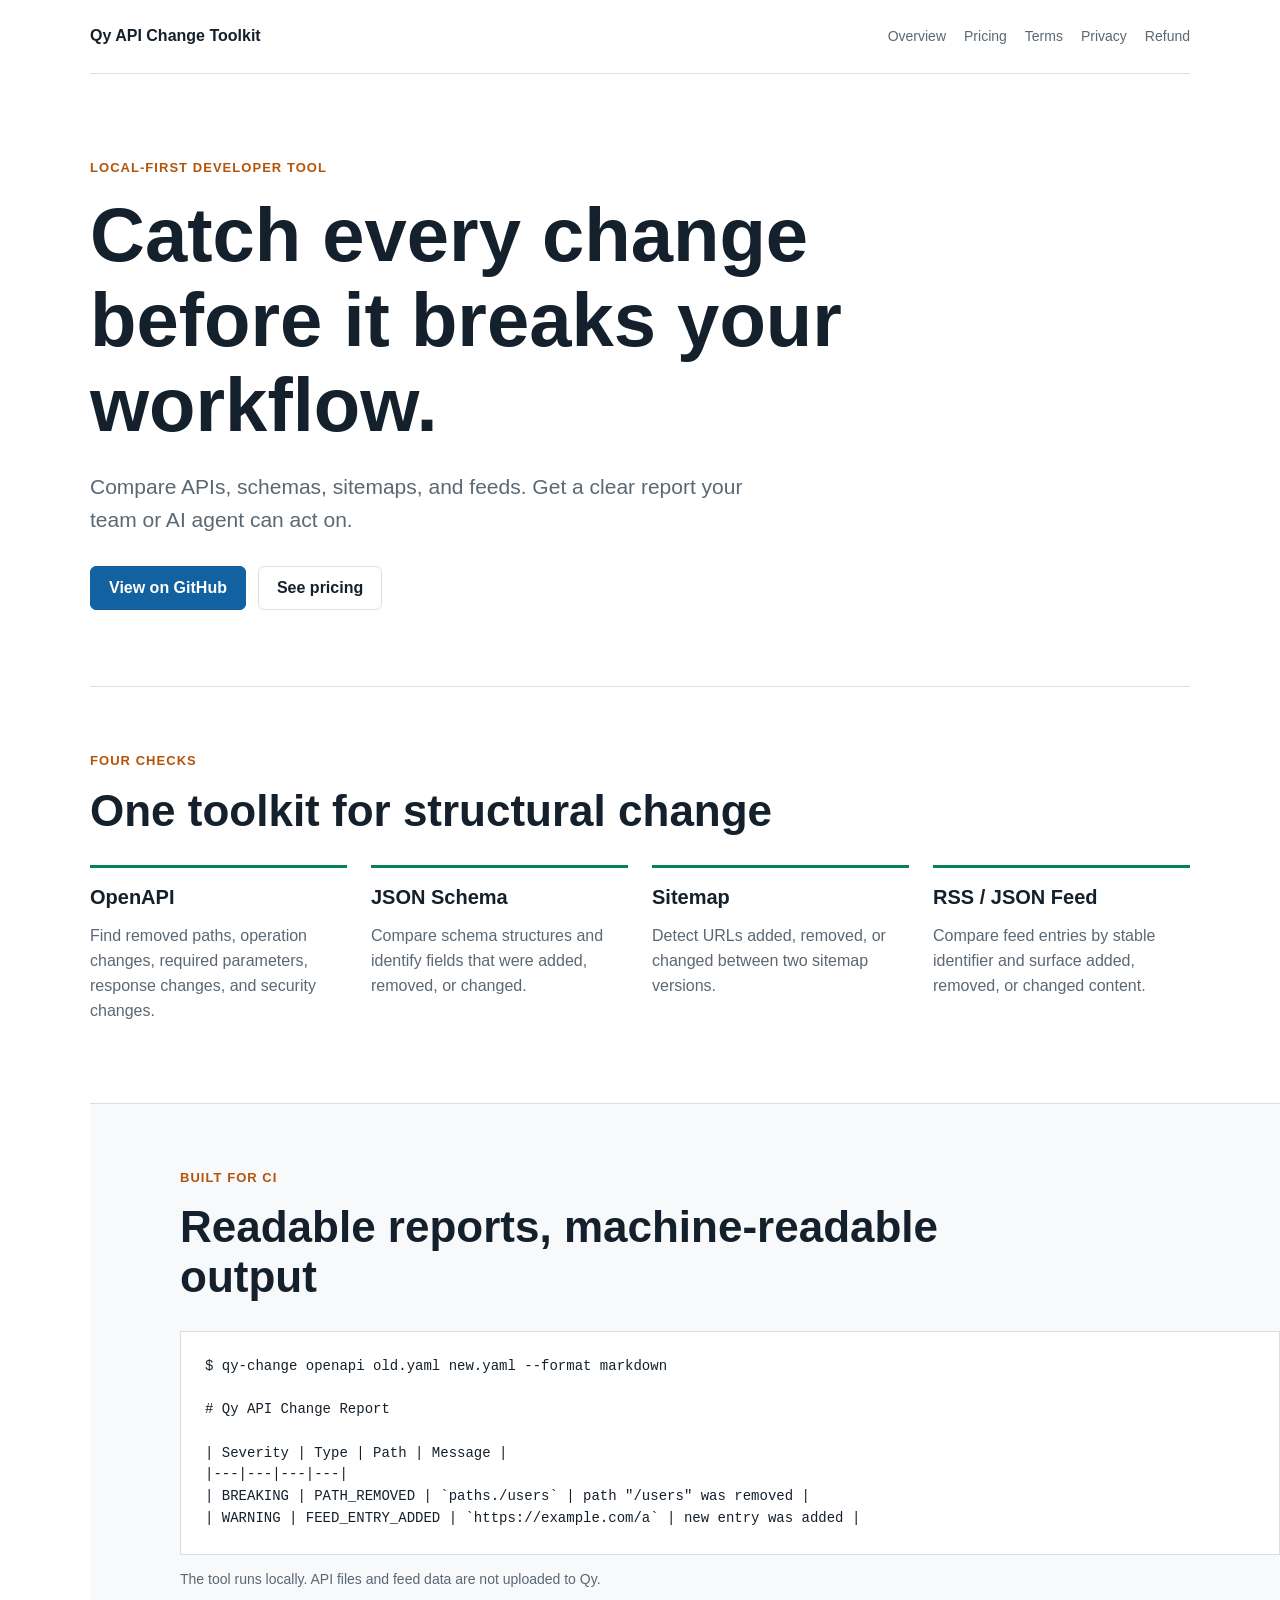
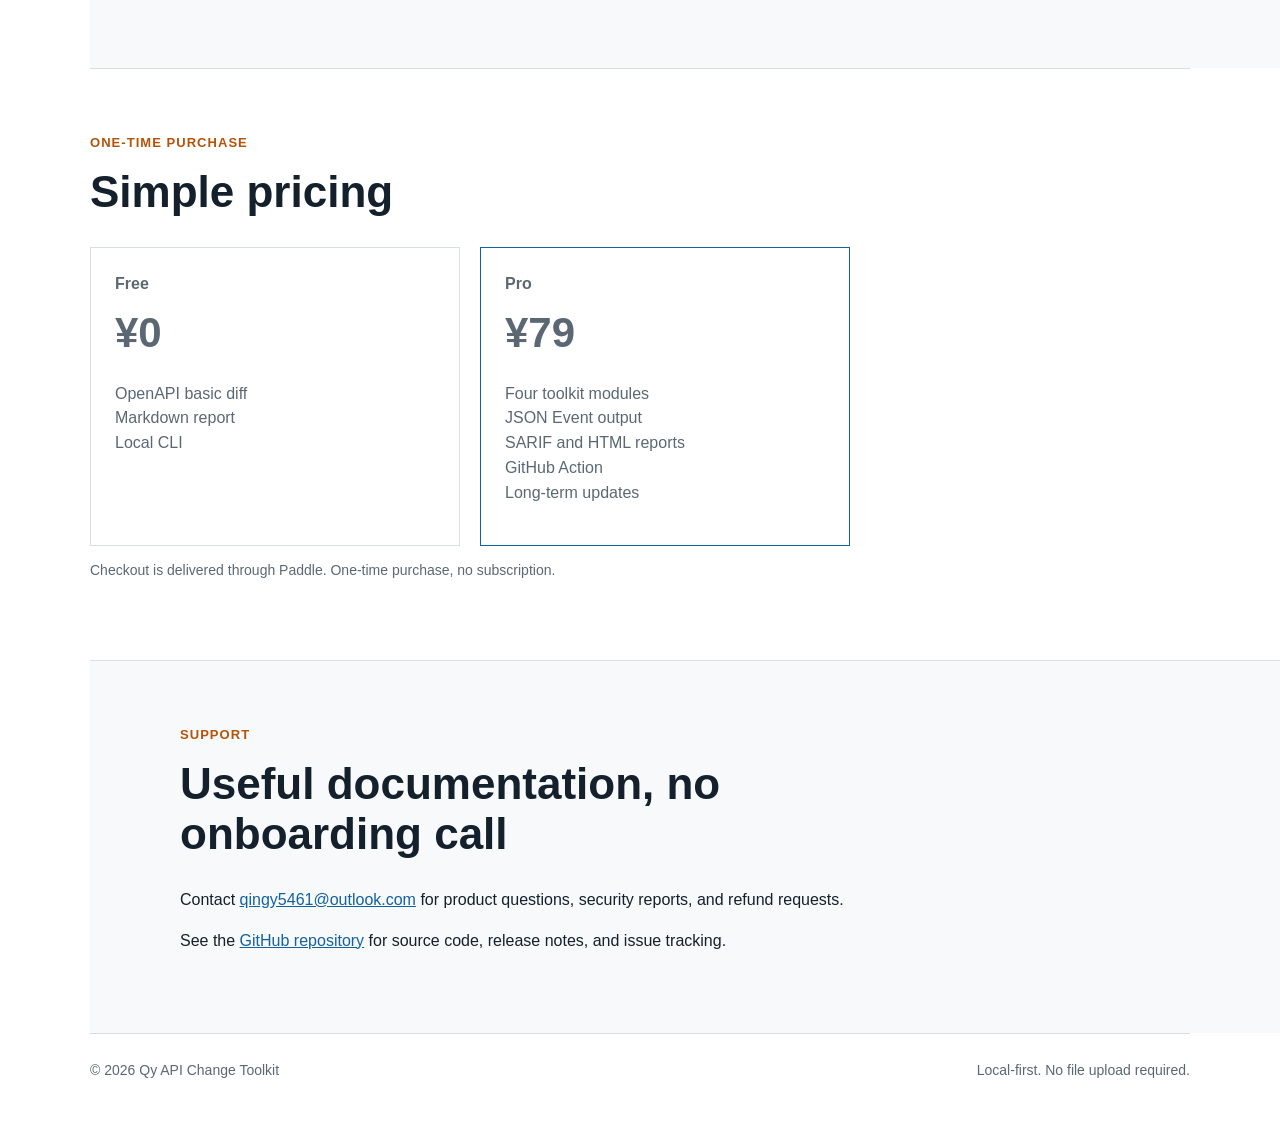
<file: docs/index.html>
<!doctype html>
<html lang="en">
<head>
  <meta charset="utf-8">
  <meta name="viewport" content="width=device-width, initial-scale=1">
  <title>Qy API Change Toolkit</title>
  <meta name="description" content="Detect changes before they break your workflow with OpenAPI, JSON Schema, sitemap, and feed checks.">
  <link rel="stylesheet" href="style.css">
</head>
<body>
  <header class="site-header">
    <a class="brand" href="index.html">Qy API Change Toolkit</a>
    <nav>
      <a href="index.html">Overview</a>
      <a href="index.html#pricing">Pricing</a>
      <a href="terms.html">Terms</a>
      <a href="privacy.html">Privacy</a>
      <a href="refund.html">Refund</a>
    </nav>
  </header>

  <main>
    <section class="intro">
      <p class="eyebrow">Local-first developer tool</p>
      <h1>Catch every change before it breaks your workflow.</h1>
      <p class="lead">Compare APIs, schemas, sitemaps, and feeds. Get a clear report your team or AI agent can act on.</p>
      <div class="actions">
        <a class="button primary" href="https://github.com/BShaT/qy-api-change-toolkit" target="_blank" rel="noreferrer">View on GitHub</a>
        <a class="button" href="index.html#pricing">See pricing</a>
      </div>
    </section>

    <section class="band">
      <div class="section-heading">
        <p class="eyebrow">Four checks</p>
        <h2>One toolkit for structural change</h2>
      </div>
      <div class="feature-grid">
        <article>
          <h3>OpenAPI</h3>
          <p>Find removed paths, operation changes, required parameters, response changes, and security changes.</p>
        </article>
        <article>
          <h3>JSON Schema</h3>
          <p>Compare schema structures and identify fields that were added, removed, or changed.</p>
        </article>
        <article>
          <h3>Sitemap</h3>
          <p>Detect URLs added, removed, or changed between two sitemap versions.</p>
        </article>
        <article>
          <h3>RSS / JSON Feed</h3>
          <p>Compare feed entries by stable identifier and surface added, removed, or changed content.</p>
        </article>
      </div>
    </section>

    <section class="band muted">
      <div class="section-heading">
        <p class="eyebrow">Built for CI</p>
        <h2>Readable reports, machine-readable output</h2>
      </div>
      <div class="report-example">
        <pre><code>$ qy-change openapi old.yaml new.yaml --format markdown

# Qy API Change Report

| Severity | Type | Path | Message |
|---|---|---|---|
| BREAKING | PATH_REMOVED | `paths./users` | path "/users" was removed |
| WARNING | FEED_ENTRY_ADDED | `https://example.com/a` | new entry was added |</code></pre>
      </div>
      <p class="note">The tool runs locally. API files and feed data are not uploaded to Qy.</p>
    </section>

    <section class="band" id="pricing">
      <div class="section-heading">
        <p class="eyebrow">One-time purchase</p>
        <h2>Simple pricing</h2>
      </div>
      <div class="pricing">
        <div>
          <p class="price-label">Free</p>
          <p class="price">¥0</p>
          <p>OpenAPI basic diff<br>Markdown report<br>Local CLI</p>
        </div>
        <div class="featured">
          <p class="price-label">Pro</p>
          <p class="price">¥79</p>
          <p>Four toolkit modules<br>JSON Event output<br>SARIF and HTML reports<br>GitHub Action<br>Long-term updates</p>
        </div>
      </div>
      <p class="note">Checkout is delivered through Paddle. One-time purchase, no subscription.</p>
    </section>

    <section class="band muted">
      <div class="section-heading">
        <p class="eyebrow">Support</p>
        <h2>Useful documentation, no onboarding call</h2>
      </div>
      <p>Contact <a href="mailto:qingy5461@outlook.com">qingy5461@outlook.com</a> for product questions, security reports, and refund requests.</p>
      <p>See the <a href="https://github.com/BShaT/qy-api-change-toolkit">GitHub repository</a> for source code, release notes, and issue tracking.</p>
    </section>
  </main>

  <footer class="site-footer">
    <span>© 2026 Qy API Change Toolkit</span>
    <span>Local-first. No file upload required.</span>
  </footer>
</body>
</html>
</file>
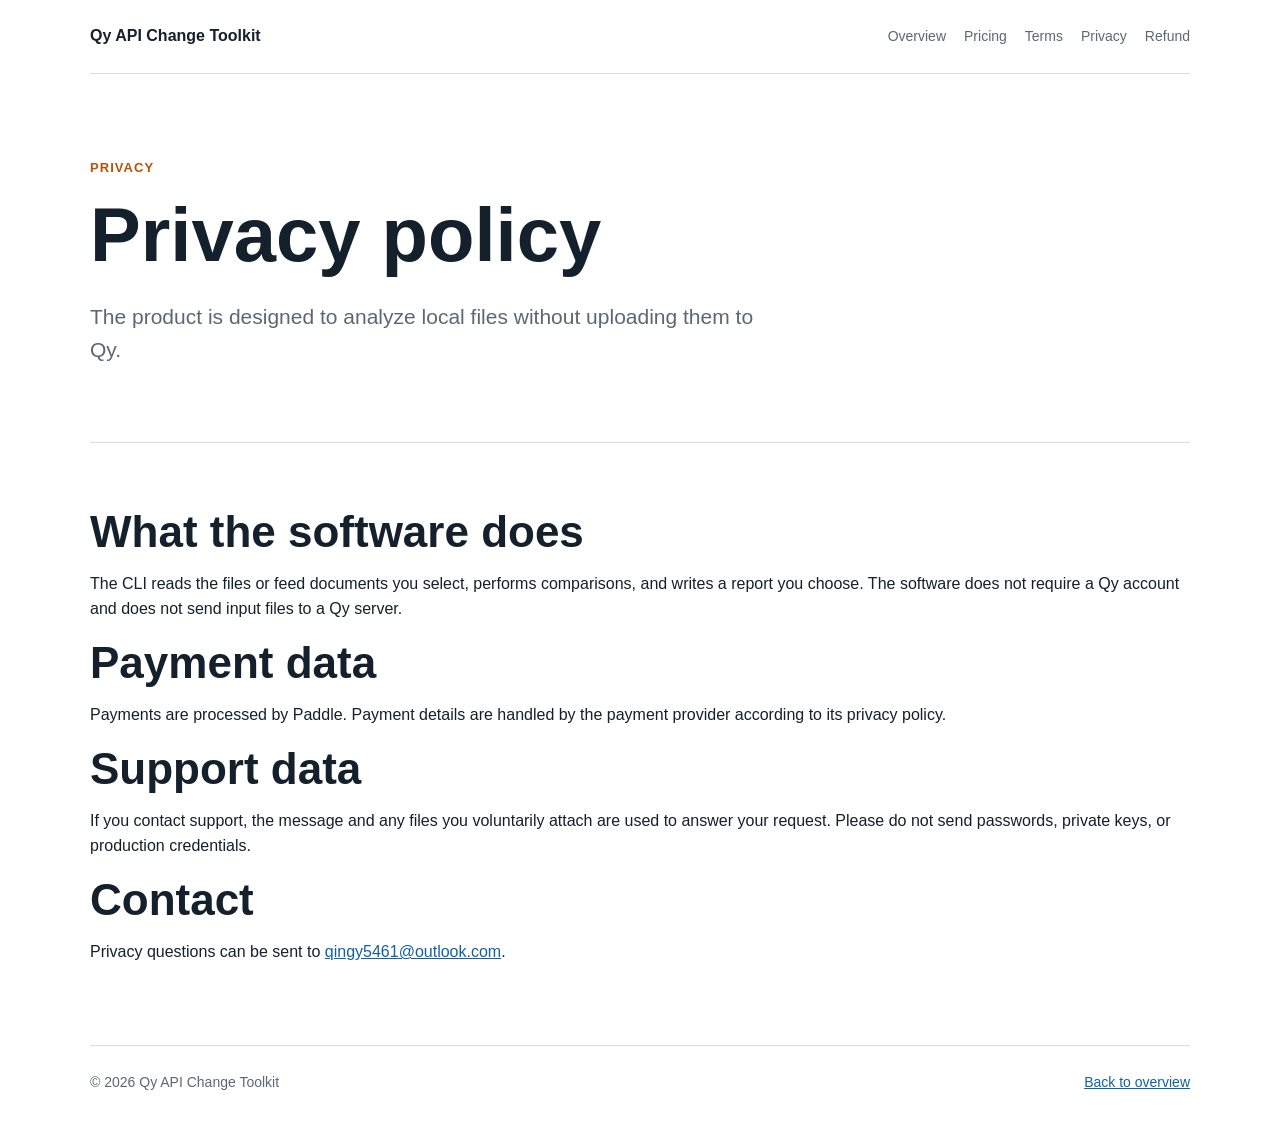
<file: docs/privacy.html>
<!doctype html>
<html lang="en">
<head>
  <meta charset="utf-8">
  <meta name="viewport" content="width=device-width, initial-scale=1">
  <title>Privacy - Qy API Change Toolkit</title>
  <link rel="stylesheet" href="style.css">
</head>
<body>
  <header class="site-header">
    <a class="brand" href="index.html">Qy API Change Toolkit</a>
    <nav>
      <a href="index.html">Overview</a>
      <a href="index.html#pricing">Pricing</a>
      <a href="terms.html">Terms</a>
      <a href="privacy.html">Privacy</a>
      <a href="refund.html">Refund</a>
    </nav>
  </header>
  <main>
    <section class="intro">
      <p class="eyebrow">Privacy</p>
      <h1>Privacy policy</h1>
      <p class="lead">The product is designed to analyze local files without uploading them to Qy.</p>
    </section>
    <section class="band">
      <h2>What the software does</h2>
      <p>The CLI reads the files or feed documents you select, performs comparisons, and writes a report you choose. The software does not require a Qy account and does not send input files to a Qy server.</p>
      <h2>Payment data</h2>
      <p>Payments are processed by Paddle. Payment details are handled by the payment provider according to its privacy policy.</p>
      <h2>Support data</h2>
      <p>If you contact support, the message and any files you voluntarily attach are used to answer your request. Please do not send passwords, private keys, or production credentials.</p>
      <h2>Contact</h2>
      <p>Privacy questions can be sent to <a href="mailto:qingy5461@outlook.com">qingy5461@outlook.com</a>.</p>
    </section>
  </main>
  <footer class="site-footer"><span>© 2026 Qy API Change Toolkit</span><a href="index.html">Back to overview</a></footer>
</body>
</html>
</file>
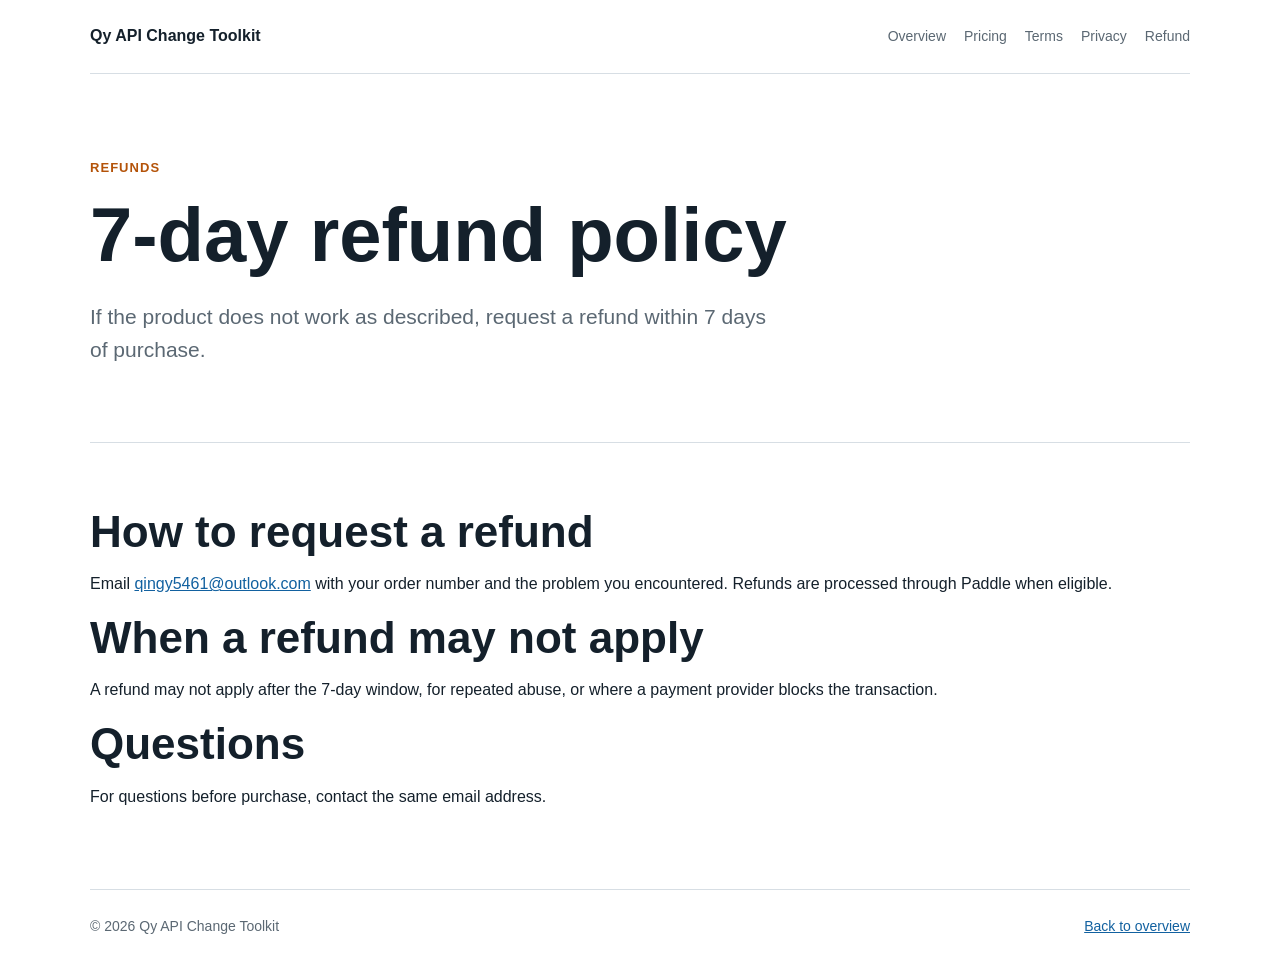
<file: docs/refund.html>
<!doctype html>
<html lang="en">
<head>
  <meta charset="utf-8">
  <meta name="viewport" content="width=device-width, initial-scale=1">
  <title>Refund Policy - Qy API Change Toolkit</title>
  <link rel="stylesheet" href="style.css">
</head>
<body>
  <header class="site-header">
    <a class="brand" href="index.html">Qy API Change Toolkit</a>
    <nav>
      <a href="index.html">Overview</a>
      <a href="index.html#pricing">Pricing</a>
      <a href="terms.html">Terms</a>
      <a href="privacy.html">Privacy</a>
      <a href="refund.html">Refund</a>
    </nav>
  </header>
  <main>
    <section class="intro">
      <p class="eyebrow">Refunds</p>
      <h1>7-day refund policy</h1>
      <p class="lead">If the product does not work as described, request a refund within 7 days of purchase.</p>
    </section>
    <section class="band">
      <h2>How to request a refund</h2>
      <p>Email <a href="mailto:qingy5461@outlook.com">qingy5461@outlook.com</a> with your order number and the problem you encountered. Refunds are processed through Paddle when eligible.</p>
      <h2>When a refund may not apply</h2>
      <p>A refund may not apply after the 7-day window, for repeated abuse, or where a payment provider blocks the transaction.</p>
      <h2>Questions</h2>
      <p>For questions before purchase, contact the same email address.</p>
    </section>
  </main>
  <footer class="site-footer"><span>© 2026 Qy API Change Toolkit</span><a href="index.html">Back to overview</a></footer>
</body>
</html>
</file>
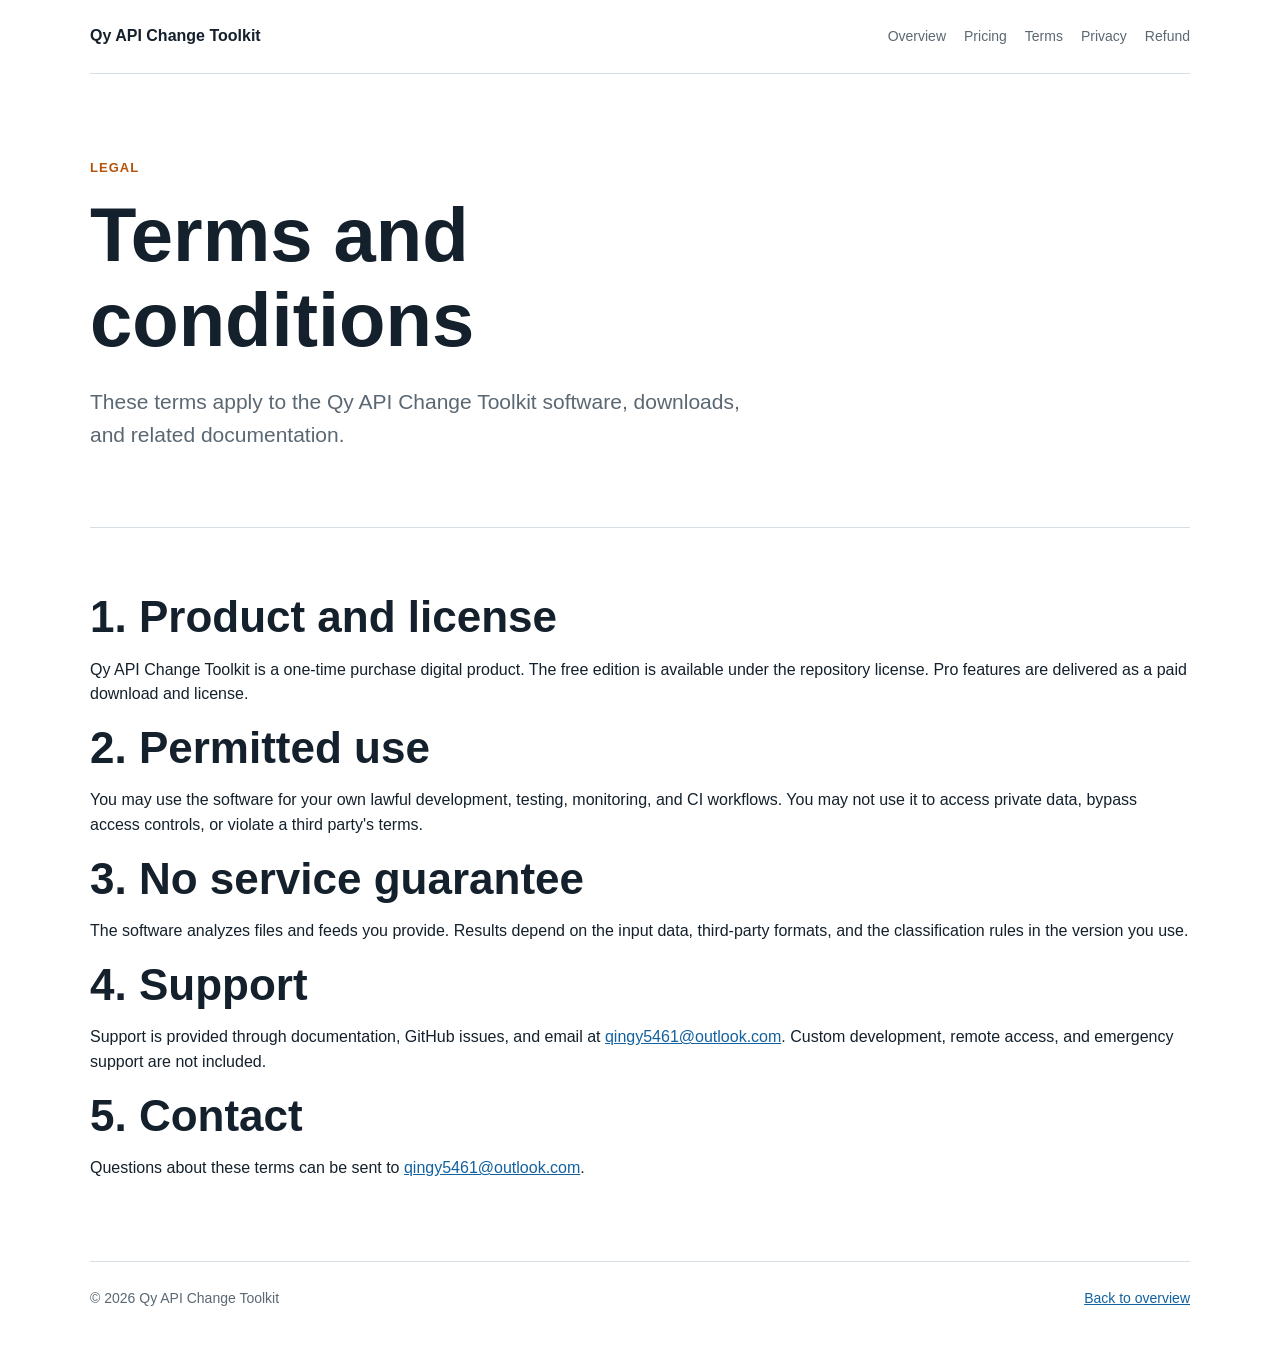
<file: docs/terms.html>
<!doctype html>
<html lang="en">
<head>
  <meta charset="utf-8">
  <meta name="viewport" content="width=device-width, initial-scale=1">
  <title>Terms - Qy API Change Toolkit</title>
  <link rel="stylesheet" href="style.css">
</head>
<body>
  <header class="site-header">
    <a class="brand" href="index.html">Qy API Change Toolkit</a>
    <nav>
      <a href="index.html">Overview</a>
      <a href="index.html#pricing">Pricing</a>
      <a href="terms.html">Terms</a>
      <a href="privacy.html">Privacy</a>
      <a href="refund.html">Refund</a>
    </nav>
  </header>
  <main>
    <section class="intro">
      <p class="eyebrow">Legal</p>
      <h1>Terms and conditions</h1>
      <p class="lead">These terms apply to the Qy API Change Toolkit software, downloads, and related documentation.</p>
    </section>
    <section class="band">
      <h2>1. Product and license</h2>
      <p>Qy API Change Toolkit is a one-time purchase digital product. The free edition is available under the repository license. Pro features are delivered as a paid download and license.</p>
      <h2>2. Permitted use</h2>
      <p>You may use the software for your own lawful development, testing, monitoring, and CI workflows. You may not use it to access private data, bypass access controls, or violate a third party's terms.</p>
      <h2>3. No service guarantee</h2>
      <p>The software analyzes files and feeds you provide. Results depend on the input data, third-party formats, and the classification rules in the version you use.</p>
      <h2>4. Support</h2>
      <p>Support is provided through documentation, GitHub issues, and email at <a href="mailto:qingy5461@outlook.com">qingy5461@outlook.com</a>. Custom development, remote access, and emergency support are not included.</p>
      <h2>5. Contact</h2>
      <p>Questions about these terms can be sent to <a href="mailto:qingy5461@outlook.com">qingy5461@outlook.com</a>.</p>
    </section>
  </main>
  <footer class="site-footer"><span>© 2026 Qy API Change Toolkit</span><a href="index.html">Back to overview</a></footer>
</body>
</html>
</file>
<file: docs/style.css>
:root {
  --ink: #14202b;
  --muted: #5b6873;
  --line: #d7dee4;
  --paper: #f7f9fb;
  --white: #ffffff;
  --blue: #1261a0;
  --green: #087f5b;
  --orange: #b45309;
}

* {
  box-sizing: border-box;
}

body {
  margin: 0;
  color: var(--ink);
  background: var(--white);
  font-family: -apple-system, BlinkMacSystemFont, "Segoe UI", sans-serif;
  line-height: 1.55;
}

a {
  color: var(--blue);
}

.site-header,
main,
.site-footer {
  width: min(1100px, calc(100% - 40px));
  margin: 0 auto;
}

.site-header {
  display: flex;
  align-items: center;
  justify-content: space-between;
  gap: 24px;
  padding: 24px 0;
  border-bottom: 1px solid var(--line);
}

.brand {
  color: var(--ink);
  font-weight: 750;
  text-decoration: none;
}

nav {
  display: flex;
  flex-wrap: wrap;
  gap: 18px;
}

nav a,
.site-footer {
  color: var(--muted);
  font-size: 14px;
  text-decoration: none;
}

.intro {
  padding: 84px 0 76px;
  max-width: 820px;
}

.eyebrow {
  margin: 0 0 14px;
  color: var(--orange);
  font-size: 13px;
  font-weight: 750;
  letter-spacing: .08em;
  text-transform: uppercase;
}

h1,
h2,
h3 {
  line-height: 1.12;
  letter-spacing: 0;
}

h1 {
  max-width: 780px;
  margin: 0;
  font-size: clamp(42px, 7vw, 76px);
}

h2 {
  margin: 0;
  font-size: clamp(28px, 4vw, 44px);
}

h3 {
  margin: 0 0 8px;
  font-size: 20px;
}

.lead {
  max-width: 680px;
  margin: 24px 0 0;
  color: var(--muted);
  font-size: 21px;
}

.actions {
  display: flex;
  flex-wrap: wrap;
  gap: 12px;
  margin-top: 30px;
}

.button {
  display: inline-flex;
  align-items: center;
  min-height: 44px;
  padding: 0 18px;
  border: 1px solid var(--line);
  border-radius: 6px;
  color: var(--ink);
  font-weight: 700;
  text-decoration: none;
}

.button.primary {
  border-color: var(--blue);
  background: var(--blue);
  color: var(--white);
}

.band {
  padding: 64px 0;
  border-top: 1px solid var(--line);
}

.band.muted {
  background: var(--paper);
  width: 100vw;
  padding-left: max(20px, calc((100vw - 1100px) / 2));
  padding-right: max(20px, calc((100vw - 1100px) / 2));
}

.section-heading {
  max-width: 760px;
  margin-bottom: 30px;
}

.feature-grid {
  display: grid;
  grid-template-columns: repeat(auto-fit, minmax(220px, 1fr));
  gap: 24px;
}

.feature-grid article {
  padding-top: 18px;
  border-top: 3px solid var(--green);
}

.feature-grid p,
.pricing p,
.note {
  color: var(--muted);
}

.report-example {
  overflow-x: auto;
  border: 1px solid var(--line);
  background: var(--white);
}

pre {
  margin: 0;
  padding: 24px;
  color: var(--ink);
  font-size: 14px;
}

.pricing {
  display: grid;
  grid-template-columns: repeat(auto-fit, minmax(260px, 1fr));
  gap: 20px;
  max-width: 760px;
}

.pricing > div {
  padding: 24px;
  border: 1px solid var(--line);
}

.pricing .featured {
  border-color: var(--blue);
}

.price-label {
  margin: 0;
  font-weight: 750;
}

.price {
  margin: 4px 0 16px;
  color: var(--ink);
  font-size: 42px;
  font-weight: 800;
}

.note {
  max-width: 700px;
  font-size: 14px;
}

.site-footer {
  display: flex;
  justify-content: space-between;
  gap: 16px;
  padding: 26px 0 40px;
  border-top: 1px solid var(--line);
}

@media (max-width: 680px) {
  .site-header,
  .site-footer {
    align-items: flex-start;
    flex-direction: column;
  }

  .intro {
    padding: 58px 0;
  }

  h1 {
    font-size: 44px;
  }

  .lead {
    font-size: 18px;
  }

  .site-footer {
    padding-bottom: 28px;
  }
}
</file>
